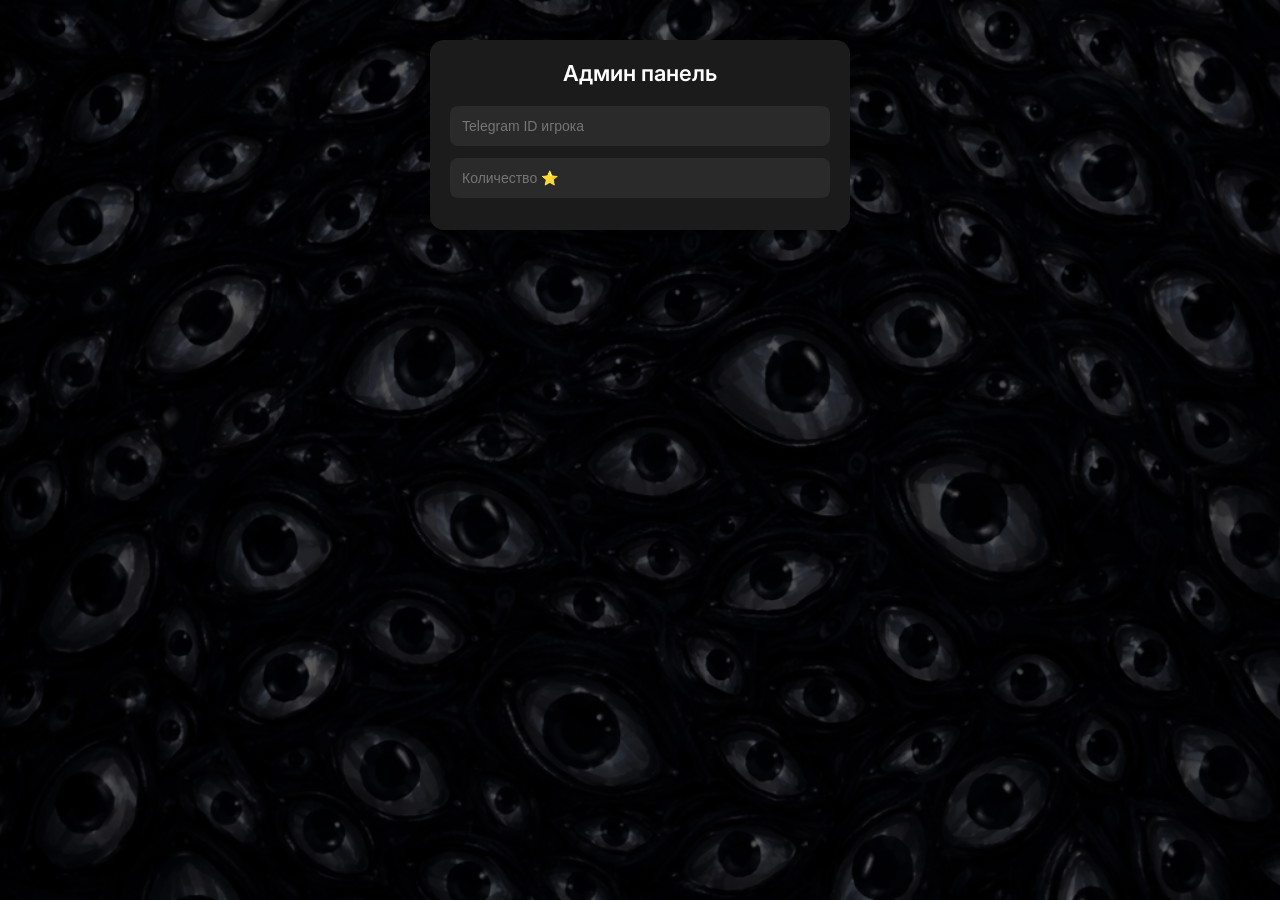
<file: admin.html>
<!DOCTYPE html>
<html lang="ru">

<head>

<meta charset="UTF-8">
<meta name="viewport" content="width=device-width, initial-scale=1">

<title>Admin Panel</title>

<link rel="stylesheet" href="style.css">

<style>

.admin-panel{
max-width:420px;
margin:40px auto;
padding:20px;
background:#1b1b1b;
border-radius:14px;
}

.admin-title{
text-align:center;
font-size:22px;
margin-bottom:20px;
}

.admin-input{
width:100%;
padding:12px;
margin-bottom:12px;
border:none;
border-radius:8px;
background:#2a2a2a;
color:white;
font-size:14px;
}

.admin-buttons{
display:flex;
gap:10px;
}

.admin-buttons button{
flex:1;
padding:12px;
border:none;
border-radius:8px;
font-size:14px;
cursor:pointer;
}

.btn-give{
background:#2ecc71;
color:white;
}

.btn-remove{
background:#e74c3c;
color:white;
}

</style>

</head>

<body>

<div class="admin-panel">

<div class="admin-title">
Админ панель
</div>

<input 
id="adminUserId"
class="admin-input"
placeholder="Telegram ID игрока"
>

<input 
id="adminStars"
class="admin-input"
placeholder="Количество ⭐"
>

<div class="admin-buttons">


</div>

</div>

<script src="admin.js"></script>

</body>
</html>
</file>
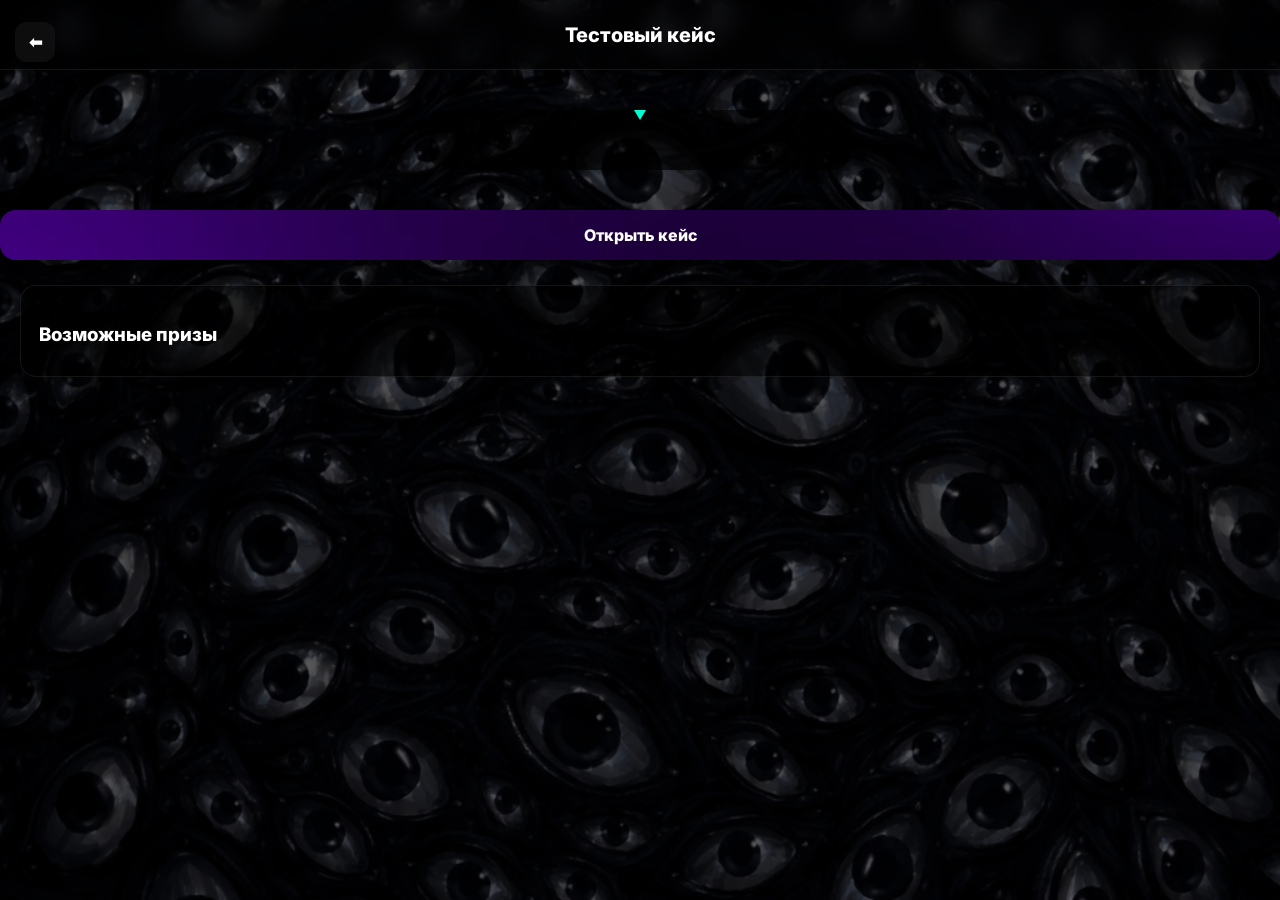
<file: case.html>
<!DOCTYPE html>
<html>

<head>

<meta charset="UTF-8">
<meta name="viewport" content="width=device-width, initial-scale=1.0">

<title>Тестовый кейс</title>

<link rel="stylesheet" href="style.css">
<script src="https://telegram.org/js/telegram-web-app.js"></script>

</head>

<body>

<div class="cases-page">

<div class="cases-header">

<button class="back-btn" onclick="goBack()">
⬅
</button>

<div class="cases-title" id="caseTitle">
Тестовый кейс
</div>

</div>

<div class="roulette">

<div class="pointer"></div>

<div class="roulette-track" id="rouletteTrack"></div>

</div>

<button id="openCaseBtn" onclick="spinCase()">
Открыть кейс
</button>

<div id="cooldownTimer"></div>

<div class="prizes">

<h3>Возможные призы</h3>

<div id="prizeList"></div>

</div>

</div>

<div id="winPopup" class="win-popup">

<div class="win-card">

<div class="win-title">
🎉 ВЫ ВЫИГРАЛИ
</div>

<div id="winItem" class="win-item">
10 ⭐
</div>

<button onclick="closeWinPopup()">
Забрать
</button>

</div>

</div>

<div class="achievement-popup" id="achievementPopup">

<div class="achievement-popup-icon">
🏆
</div>

<div>

<div class="achievement-popup-title">
Achievement Unlocked
</div>

<div class="achievement-popup-name" id="achievementPopupName">
Case Hunter
</div>

</div>

</div>

<script src="https://telegram.org/js/telegram-web-app.js"></script>
<script src="app.js" defer></script>

</body>
</html>
</file>
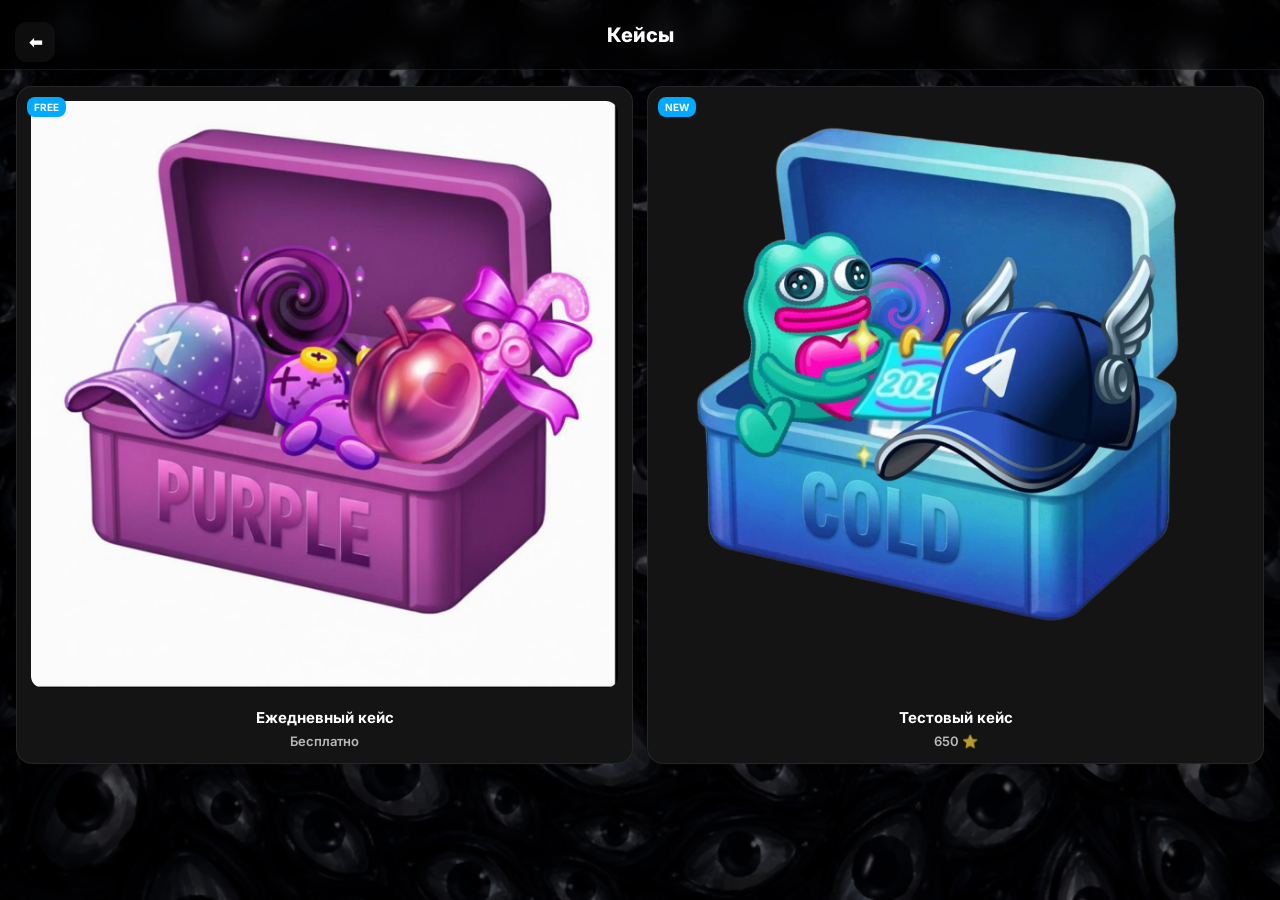
<file: cases.html>
<!DOCTYPE html>
<html lang="ru">

<head>

<meta charset="UTF-8">
<meta name="viewport" content="width=device-width, initial-scale=1">

<title>Кейсы</title>

<link rel="stylesheet" href="style.css">

</head>

<body>

<div class="cases-screen">

<div class="cases-header">

<button class="back-btn" onclick="goHome()">
⬅
</button>

<div class="cases-title">
Кейсы
</div>

</div>


<div class="cases-grid">

<div class="case" onclick="openDailyCase()">

<div class="badge">FREE</div>

<img src="IMG_0640.jpeg">

<h3>Ежедневный кейс</h3>

<div class="price">
Бесплатно
</div>

</div>


<div class="case" onclick="openTestCase()">

<div class="badge">NEW</div>

<img src="IMG_0664.png">

<h3>Тестовый кейс</h3>

<div class="price">
650 ⭐
</div>

</div>

</div>

</div>

<div class="achievement-popup" id="achievementPopup">

<div class="achievement-popup-icon">
🏆
</div>

<div>

<div class="achievement-popup-title">
Achievement Unlocked
</div>

<div class="achievement-popup-name" id="achievementPopupName">
Case Hunter
</div>

</div>

</div>

<script src="https://telegram.org/js/telegram-web-app.js"></script>
<script src="app.js" defer></script>
  
</body>
</html>
</file>
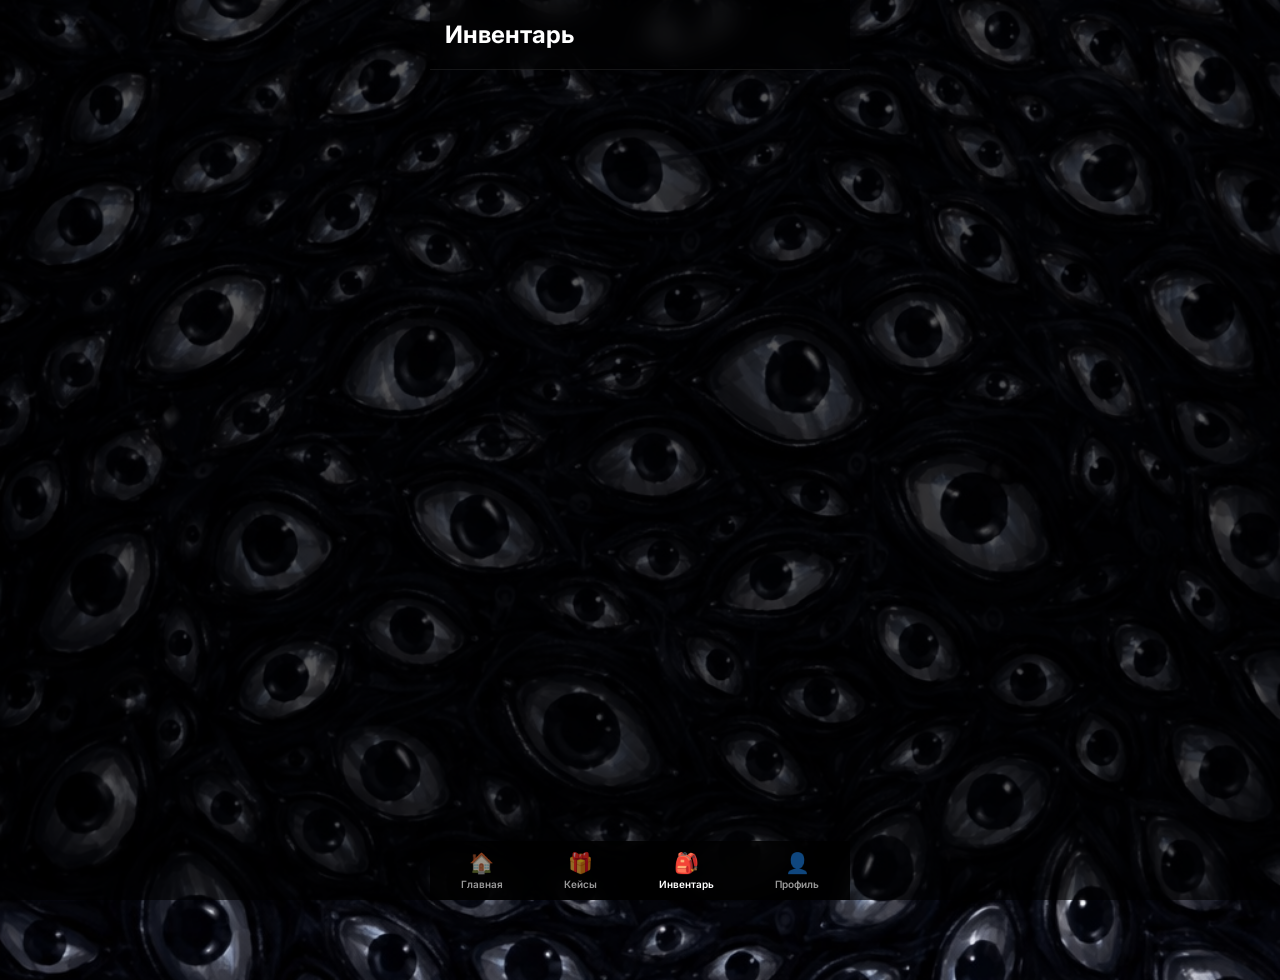
<file: inventory.html>
<!DOCTYPE html>
<html lang="ru">

<head>

<meta charset="UTF-8">
<meta name="viewport" content="width=device-width, initial-scale=1, viewport-fit=cover">

<title>Инвентарь</title>

<link rel="stylesheet" href="style.css">
<script src="https://telegram.org/js/telegram-web-app.js"></script>

</head>

<body>

<div class="app">

<div class="header">
<h2>Инвентарь</h2>
</div>

<div class="inventory-grid" id="inventoryGrid"></div>

</div>

<div class="menu">

<div class="menu-item" onclick="goHome()">
🏠
<span>Главная</span>
</div>

<div class="menu-item" onclick="openCases()">
🎁
<span>Кейсы</span>
</div>

<div class="menu-item active">
🎒
<span>Инвентарь</span>
</div>

<div class="menu-item" onclick="openProfile()">
👤
<span>Профиль</span>
</div>

</div>

<script src="https://telegram.org/js/telegram-web-app.js"></script>
<script src="app.js" defer></script>
  
</body>
</html>
</file>
<file: style.css>
/* ШРИФТ */

@import url('https://fonts.googleapis.com/css2?family=Inter:wght@400;600;800&display=swap');

/* ГЛОБАЛЬНЫЙ ФИКС */

*{
box-sizing:border-box;
-webkit-tap-highlight-color:transparent;
}

html{
height:100%;
overflow-x:hidden;
}

body{
margin:0;
min-height:100vh;
max-width:100vw;
overflow-x:hidden;

font-family:'Inter', sans-serif;
font-weight:600;
color:white;

background-image:url("CC63F4C5-493A-48B4-AB60-390857E41A58.png");
background-size:cover;
background-position:center;
background-repeat:no-repeat;
background-attachment:scroll;
}

/* затемнение */

body::before{
content:"";
position:fixed;
top:0;
left:0;
width:100%;
height:100%;
background:rgba(0,0,0,0.65);
z-index:-1;
pointer-events:none;
}

/* КОНТЕЙНЕР */

.app{
max-width:420px;
width:100%;
margin:auto;
min-height:100vh;
display:flex;
flex-direction:column;
overflow:hidden;
}

/* HEADER */

.header{
height:70px;
display:flex;
align-items:center;
justify-content:space-between;
padding:0 15px;
background:rgba(0,0,0,0.45);
backdrop-filter:blur(12px);
border-bottom:1px solid rgba(255,255,255,0.08);
}

/* ПРОФИЛЬ */

.profile{
display:flex;
align-items:center;
gap:12px;
}

.avatar{
width:44px;
height:44px;
border-radius:50%;
border:2px solid rgba(255,255,255,0.35);
}

#username{
font-weight:800;
font-size:16px;
}

.balance{
background:rgba(255,255,255,0.12);
padding:9px 16px;
border-radius:20px;
font-weight:700;
backdrop-filter:blur(10px);
}

.balance-box{

margin-top:18px;
background:#1c1c1c;
border-radius:14px;
padding:16px;
text-align:center;

}

.balance-title{

font-size:14px;
opacity:.7;
margin-bottom:6px;

}

.balance-content{

display:flex;
align-items:center;
justify-content:center;
gap:8px;

}

.balance-icon{

font-size:20px;

}

.stars-count{

font-size:22px;
font-weight:700;

}

/* БАННЕР */

.banner{
margin:15px;
border-radius:20px;
padding:25px;
position:relative;
overflow:hidden;
background:#0F0F0F;
backdrop-filter:blur(12px);
border:1px solid rgba(255,255,255,0.15);
}

.banner-text{
position:relative;
z-index:2;
}

.banner-text h2{
font-weight:800;
}

/* КНОПКИ */

button{
display:block;
width:100%;
margin-top:15px;
padding:15px 18px;
border:none;
border-radius:16px;
font-size:16px;
font-weight:800;
font-family:'Inter', sans-serif;
color:white;
cursor:pointer;

background-image:url("IMG_0649.jpeg");
background-size:cover;
background-position:center;

box-shadow: inset 0 0 0 2000px rgba(0,0,0,0.35);

transition:all 0.2s ease;
touch-action:manipulation;
}

button:active{
transform:scale(0.95);
}

button:hover{
filter:brightness(1.1);
}

/* ---------------- */
/* РУЛЕТКА */
/* ---------------- */

.roulette{
position:relative;
margin:40px auto;
overflow:hidden;
border-radius:16px;
background:rgba(0,0,0,0.65);
padding:30px 0;
width:calc(100% - 40px);
max-width:420px;
}

.pointer{
position:absolute;
top:-10px;
left:50%;
transform:translateX(-50%);
width:0;
height:0;
border-left:12px solid transparent;
border-right:12px solid transparent;
border-top:20px solid #00ffd0;
z-index:2;
}

.roulette-track{
display:flex;
gap:12px;
will-change:transform;
transform:translateX(0);
}

.item{
min-width:90px;
height:90px;
display:flex;
align-items:center;
justify-content:center;
background:rgba(255,255,255,0.08);
border-radius:14px;
flex-shrink:0;
}

.item img{
width:70px;
height:70px;
object-fit:contain;
pointer-events:none;
}

/* ---------------- */
/* ПРИЗЫ */
/* ---------------- */

.prizes{
margin:25px 20px;
background:rgba(0,0,0,0.6);
border-radius:16px;
padding:18px;
border:1px solid rgba(255,255,255,0.08);
}

.prizes h3{
margin-bottom:12px;
font-weight:800;
}

.prize-row{
display:flex;
justify-content:space-between;
padding:8px 0;
border-bottom:1px solid rgba(255,255,255,0.08);
font-size:14px;
}

.prize-row:last-child{
border:none;
}

.prize-name{
display:flex;
gap:10px;
}

.prize-chance{
opacity:0.7;
}

/* TIMER */

#cooldownTimer{
text-align:center;
margin-top:10px;
opacity:0.8;
font-size:14px;
}

/* ---------------- */
/* НИЖНЕЕ МЕНЮ */
/* ---------------- */

.menu{
position:fixed;
bottom:0;
width:100%;
max-width:420px;
left:50%;
transform:translateX(-50%);
display:flex;
justify-content:space-around;
background:rgba(0,0,0,0.8);
backdrop-filter:blur(20px);
padding:10px 0;
}

.menu-item{
display:flex;
flex-direction:column;
align-items:center;
font-size:20px;
opacity:0.6;
}

.menu-item span{
font-size:10px;
margin-top:3px;
}

.menu-item.active{
opacity:1;
}

/* ---------------- */
/* HEADER КЕЙСОВ */
/* ---------------- */

.cases-header{
height:70px;
display:flex;
align-items:center;
justify-content:center;
padding:0 15px;
position:relative;
background:rgba(0,0,0,0.45);
backdrop-filter:blur(12px);
border-bottom:1px solid rgba(255,255,255,0.08);
}

.cases-title{
font-size:20px;
font-weight:800;
}

/* кнопка назад */

.back-btn{
position:absolute;
left:15px;
width:40px;
height:40px;
border-radius:12px;
background:rgba(255,255,255,0.08);
display:flex;
align-items:center;
justify-content:center;
border:none;
cursor:pointer;
}

/* ---------------- */
/* КЕЙСЫ */
/* ---------------- */

.cases-grid{
padding:16px;
display:grid;
grid-template-columns:1fr 1fr;
gap:14px;
}

.case{
background:#141414;
border-radius:16px;
padding:14px;
text-align:center;
position:relative;
border:1px solid rgba(255,255,255,0.08);
transition:transform .15s ease;
}

.case:active{
transform:scale(.96);
}

.case img{
width:100%;
border-radius:12px;
margin-bottom:10px;
}

.case h3{
font-size:15px;
margin:6px 0;
}

.price{
font-size:13px;
opacity:.7;
}

.badge{
position:absolute;
top:10px;
left:10px;
background:#00aaff;
padding:4px 7px;
font-size:10px;
border-radius:8px;
font-weight:700;
}

/* заблокированный кейс */

.case.disabled{
opacity:0.45;
filter:grayscale(1);
pointer-events:none;
}

/* ---------------- */
/* ОПИСАНИЕ КЕЙСА */
/* ---------------- */

.case-description{
margin-top:20px;
padding:14px;
background:#141414;
border-radius:14px;
border:1px solid rgba(255,255,255,0.08);
}

.case-description h3{
font-size:16px;
margin-bottom:12px;
}

/* ---------------- */
/* ТЕКУЩИЙ ДРОП */
/* ---------------- */

.rolling-drop-box{
text-align:center;
margin-top:-10px;
margin-bottom:20px;
}

.rolling-label{
font-size:13px;
opacity:0.6;
margin-bottom:6px;
}

.rolling-drop{
font-size:30px;
font-weight:800;
background:rgba(255,255,255,0.08);
display:inline-block;
padding:10px 22px;
border-radius:14px;
border:1px solid rgba(255,255,255,0.08);
backdrop-filter:blur(10px);
}

/* POPUP ВЫИГРЫША */

.win-popup{
position:fixed;
top:0;
left:0;
width:100%;
height:100%;
display:flex;
align-items:center;
justify-content:center;
background:rgba(0,0,0,0.75);
opacity:0;
pointer-events:none;
transition:opacity .3s ease;
z-index:1000;
}

.win-popup.show{
opacity:1;
pointer-events:auto;
}

.win-card{
background:#141414;
padding:30px;
border-radius:18px;
text-align:center;
border:1px solid rgba(255,255,255,0.1);
transform:scale(.7);
transition:transform .35s cubic-bezier(.2,1.3,.3,1);
}

.win-popup.show .win-card{
transform:scale(1);
}

.win-title{
font-size:18px;
font-weight:800;
margin-bottom:15px;
}

.win-item{
font-size:42px;
font-weight:800;
margin-bottom:20px;
background:rgba(255,255,255,0.08);
padding:15px 25px;
border-radius:14px;
display:inline-block;
}

.page{
display:none;
padding-bottom:90px;
}

.page.active{
display:block;
}

.inventory-grid{
padding:20px;
display:grid;
grid-template-columns:1fr 1fr;
gap:12px;
}

.profile-page{
padding:20px;
}

/* ---------------- */
/* PROFILE PAGE */
/* ---------------- */

.profile-page{
padding:20px;
text-align:center;
}

.profile-avatar img{
width:90px;
height:90px;
border-radius:50%;
border:3px solid rgba(255,255,255,0.3);
margin-bottom:10px;
}

.profile-level{
margin:20px 0;
}

/* LEVEL */

.level-title{
font-weight:800;
font-size:16px;
margin-bottom:8px;
}

.xp-bar{
width:100%;
height:10px;
background:rgba(255,255,255,0.1);
border-radius:10px;
overflow:hidden;
margin-bottom:6px;
}

.xp-fill{
height:100%;
width:40%;
background:linear-gradient(90deg,#00ffd0,#00aaff);
}

.xp-text{
font-size:12px;
opacity:0.7;
}

/* BALANCE */

.balance-box{
margin:20px 0;
padding:15px;
background:#141414;
border-radius:14px;
border:1px solid rgba(255,255,255,0.08);
}

.balance-title{
font-size:14px;
opacity:0.7;
margin-bottom:5px;
}

.stars-count{
font-size:26px;
font-weight:800;
}

/* STATS */

.profile-stats{
margin-top:20px;
display:flex;
flex-direction:column;
gap:10px;
}

.stat{
display:flex;
justify-content:space-between;
align-items:center;
padding:12px;
background:#141414;
border-radius:10px;
border:1px solid rgba(255,255,255,0.08);
font-size:14px;
}

.stat b{
font-weight:800;
}

/* TOP DROPS */

.top-drops{
margin-top:25px;
}

.top-drops h3{
font-size:16px;
margin-bottom:10px;
}

.top-items{
display:flex;
justify-content:center;
gap:10px;
}

.top-item{
width:70px;
height:70px;
background:#141414;
border-radius:12px;
border:1px solid rgba(255,255,255,0.08);
display:flex;
align-items:center;
justify-content:center;
}

.top-item img{
width:60px;
height:60px;
object-fit:contain;
}

/* ---------------- */
/* ACHIEVEMENTS */
/* ---------------- */

.achievements-page{
padding:20px;
}

.achievement{
background:#141414;
border-radius:14px;
padding:15px;
margin-bottom:10px;
border:1px solid rgba(255,255,255,0.08);
display:flex;
justify-content:space-between;
align-items:center;
}

.achievement.locked{
opacity:.4;
filter:grayscale(1);
}

.achievement-title{
font-weight:800;
}

.achievement-desc{
font-size:12px;
opacity:.7;
}

.achievement-icon{
font-size:22px;
}

/* ---------------- */
/* ACHIEVEMENT POPUP */
/* ---------------- */

.achievement-popup{

position:fixed;
top:-100px;
left:50%;
transform:translateX(-50%);

background:#141414;
border:1px solid rgba(255,255,255,0.1);

border-radius:16px;
padding:14px 18px;

display:flex;
align-items:center;
gap:12px;

transition:all .45s cubic-bezier(.2,1.2,.3,1);

z-index:9999;

}

.achievement-popup.show{
top:20px;
}

.achievement-popup-icon{
font-size:24px;
}

.achievement-popup-title{
font-size:12px;
opacity:.7;
}

.achievement-popup-name{
font-weight:800;
}

/* SAFE AREA (iphone) */

body{
padding-bottom:80px;
}

.menu{
padding-bottom:calc(10px + env(safe-area-inset-bottom));
}

.sell-btn{

margin-top:6px;
background:#2b2b2b;
border:none;
border-radius:8px;
padding:6px 10px;
font-size:12px;
cursor:pointer;
color:#fff;

}

.sell-btn:hover{

background:#3a3a3a;

}
</file>
